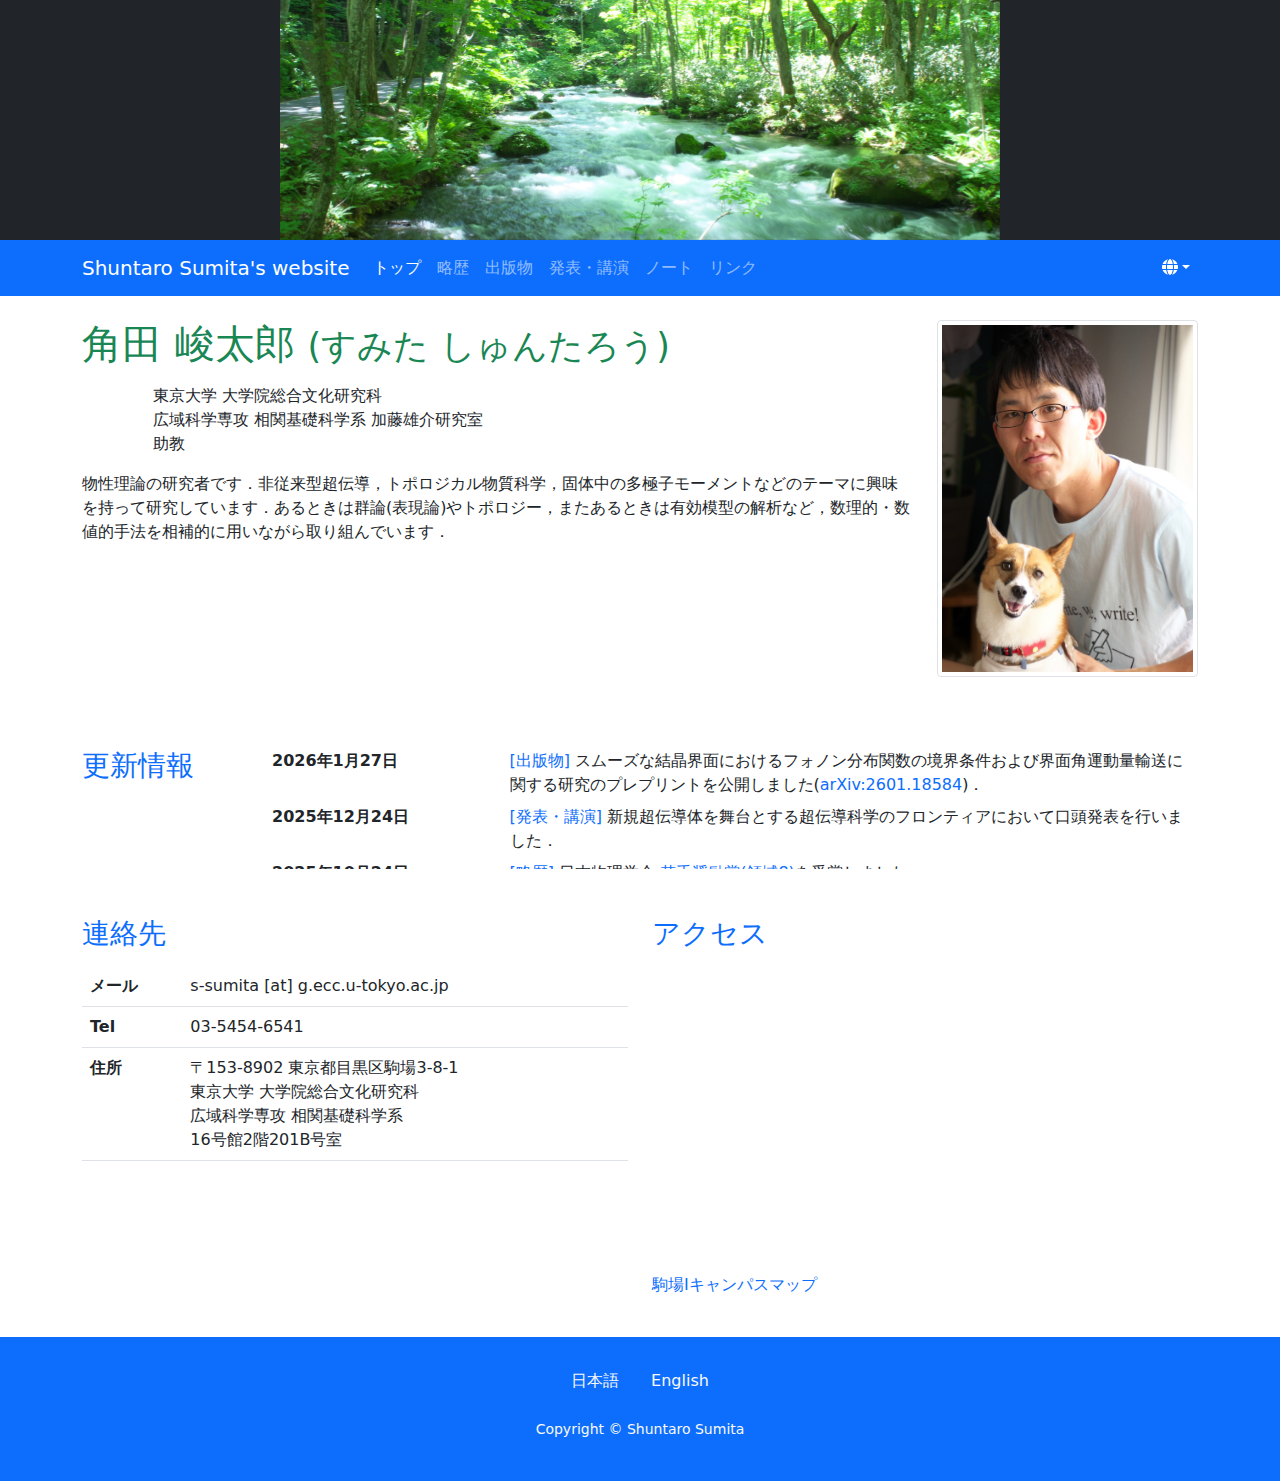
<file: index.html>
<!doctype html><html lang=""><head><meta charset="utf-8"><meta http-equiv="X-UA-Compatible" content="IE=edge"><meta name="viewport" content="width=device-width,initial-scale=1"><link rel="icon" href="favicon.ico"><title>Shuntaro Sumita's website</title><script defer="defer" src="js/chunk-vendors.4556bb38.js"></script><script defer="defer" src="js/index.eb72b41c.js"></script><link href="css/chunk-vendors.cc486695.css" rel="stylesheet"><link href="css/index.c659f7ea.css" rel="stylesheet"></head><body><noscript><strong>We're sorry but Shuntaro Sumita's website doesn't work properly without JavaScript enabled. Please enable it to continue.</strong></noscript><div id="app"></div></body></html>
</file>
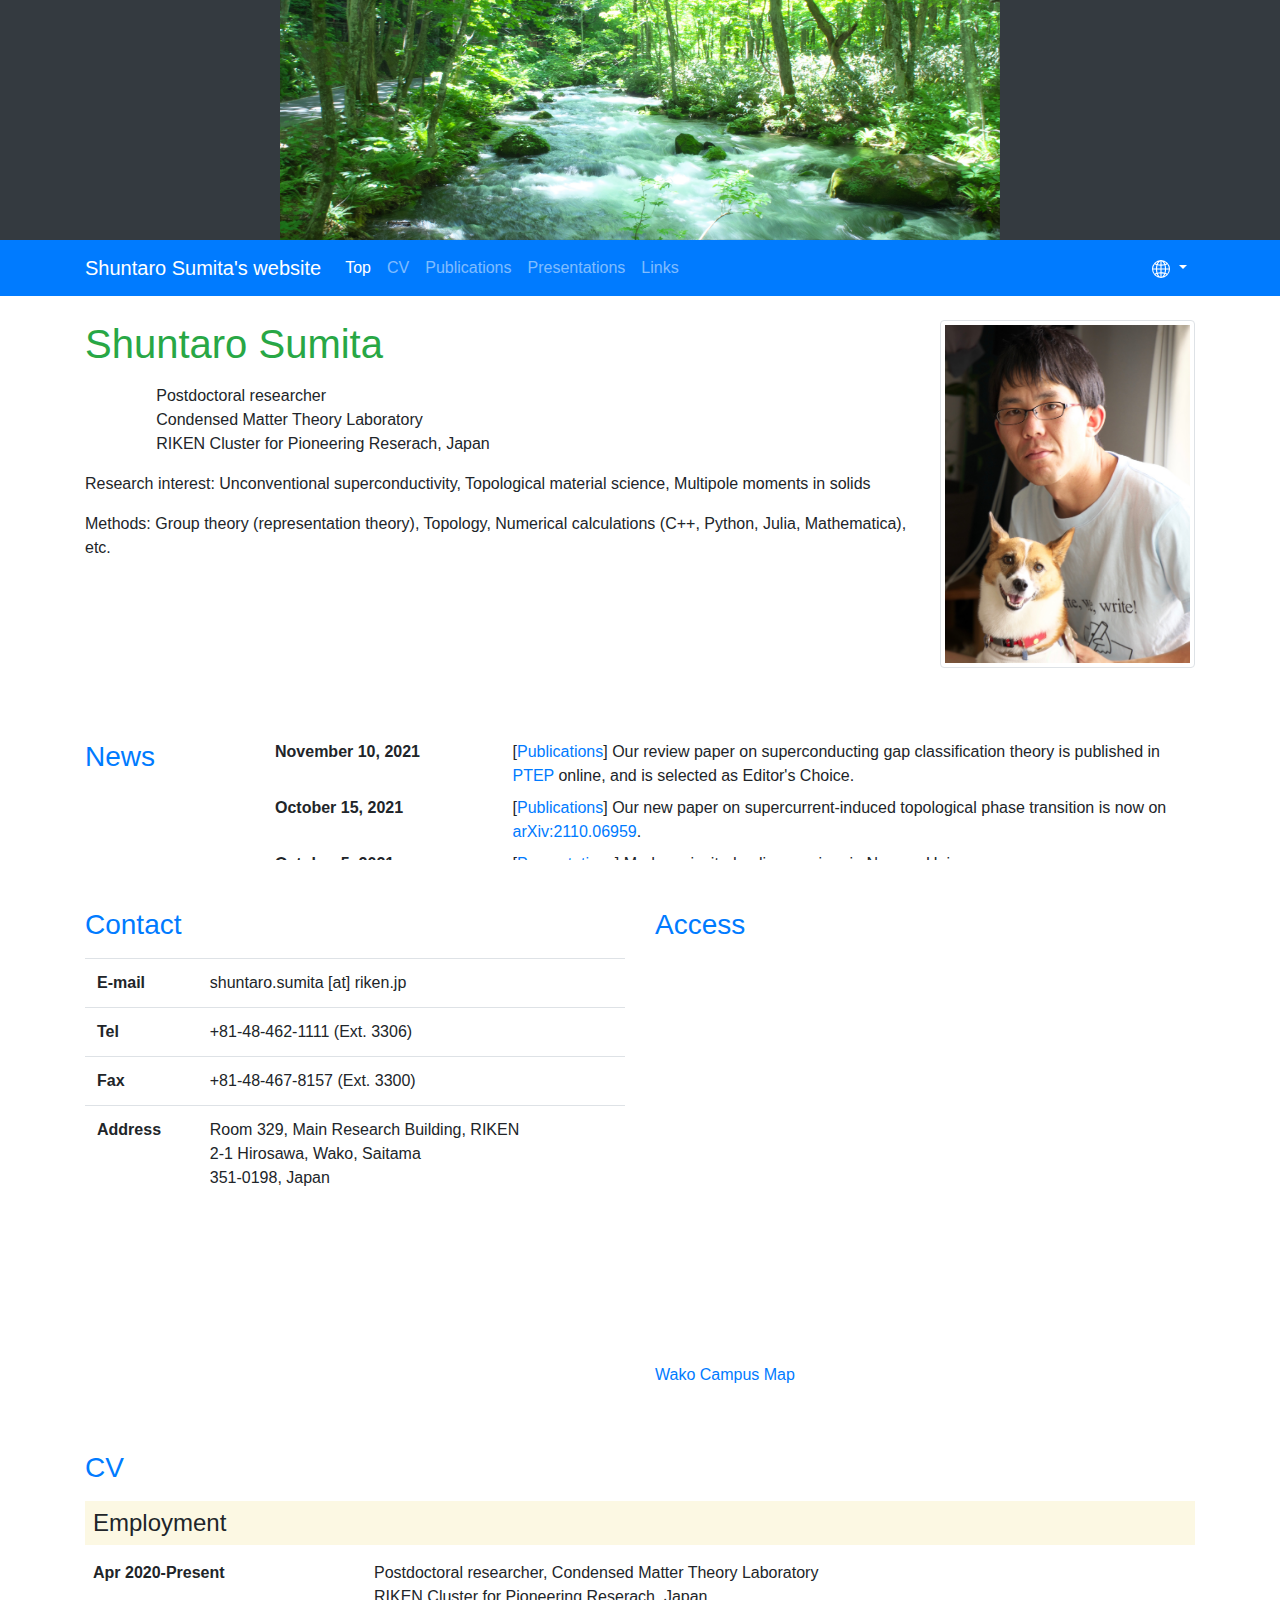
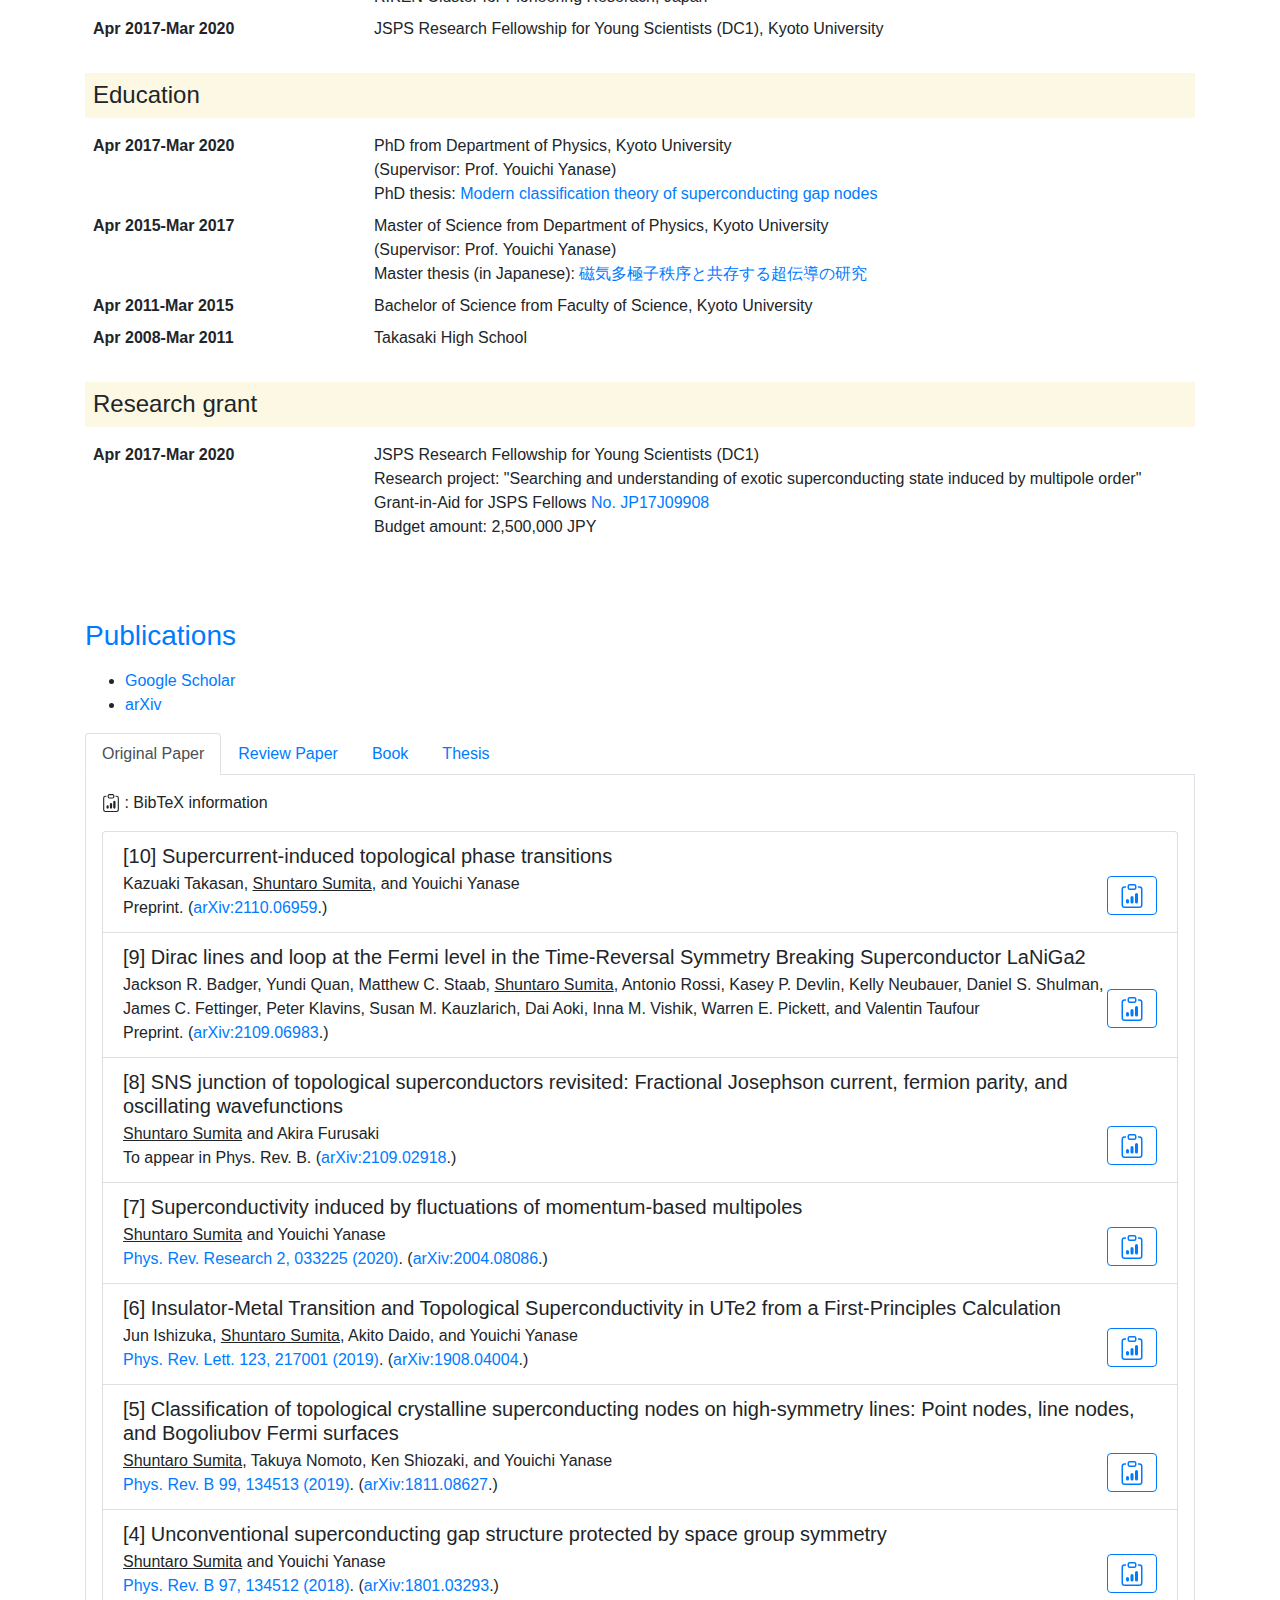
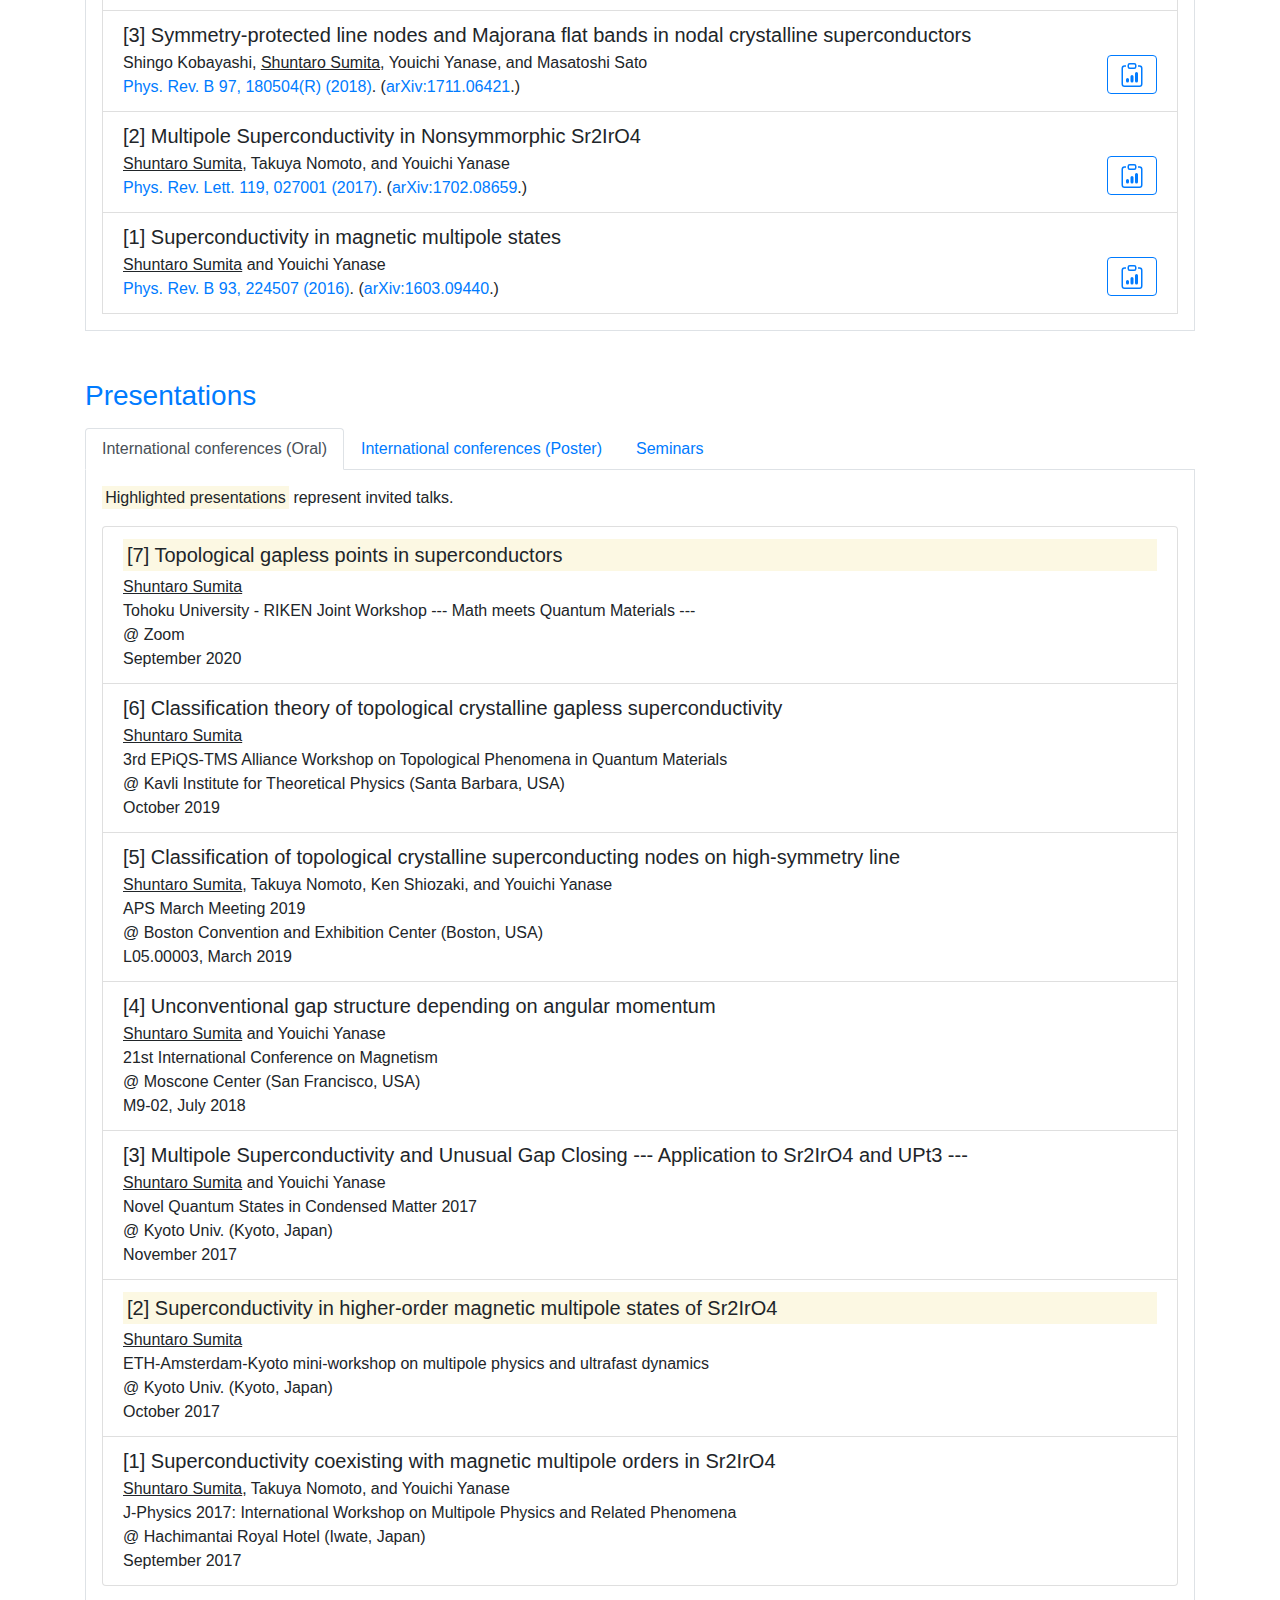
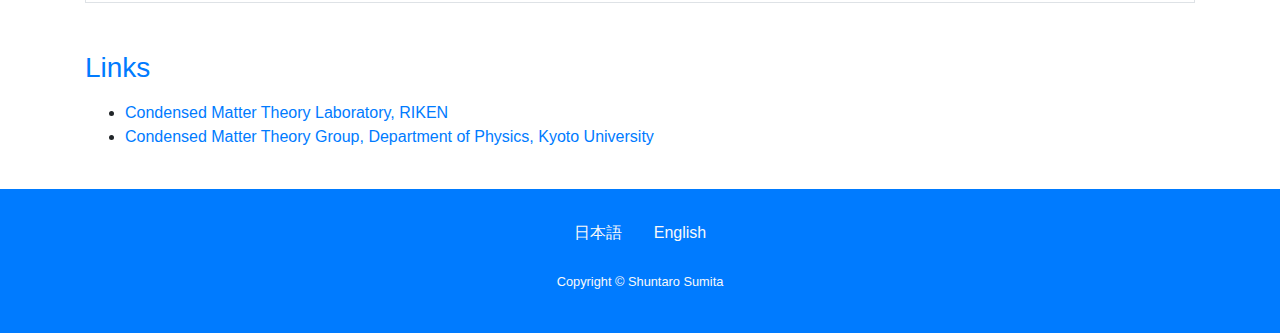
<file: e_index.html>
<!doctype html>
<html lang="ja">
  <head>
    <meta charset="utf-8">
    <meta name="viewport" content="width=device-width, initial-scale=1, shrink-to-fit=no">
    <link rel="stylesheet" href="css/bootstrap.min.css">
    <!-- Custom CSS  -->
    <link rel="stylesheet" href="css/custom.css">
    <title>Shuntaro Sumita's website</title>
  </head>
  <body>

    <svg display="none">
      <symbol id="globe2" viewBox="0 0 16 16">
        <title id="globe2-title">Language</title>
        <path d="M0 8a8 8 0 1 1 16 0A8 8 0 0 1 0 8zm7.5-6.923c-.67.204-1.335.82-1.887 1.855-.143.268-.276.56-.395.872.705.157 1.472.257 2.282.287V1.077zM4.249 3.539c.142-.384.304-.744.481-1.078a6.7 6.7 0 0 1 .597-.933A7.01 7.01 0 0 0 3.051 3.05c.362.184.763.349 1.198.49zM3.509 7.5c.036-1.07.188-2.087.436-3.008a9.124 9.124 0 0 1-1.565-.667A6.964 6.964 0 0 0 1.018 7.5h2.49zm1.4-2.741a12.344 12.344 0 0 0-.4 2.741H7.5V5.091c-.91-.03-1.783-.145-2.591-.332zM8.5 5.09V7.5h2.99a12.342 12.342 0 0 0-.399-2.741c-.808.187-1.681.301-2.591.332zM4.51 8.5c.035.987.176 1.914.399 2.741A13.612 13.612 0 0 1 7.5 10.91V8.5H4.51zm3.99 0v2.409c.91.03 1.783.145 2.591.332.223-.827.364-1.754.4-2.741H8.5zm-3.282 3.696c.12.312.252.604.395.872.552 1.035 1.218 1.65 1.887 1.855V11.91c-.81.03-1.577.13-2.282.287zm.11 2.276a6.696 6.696 0 0 1-.598-.933 8.853 8.853 0 0 1-.481-1.079 8.38 8.38 0 0 0-1.198.49 7.01 7.01 0 0 0 2.276 1.522zm-1.383-2.964A13.36 13.36 0 0 1 3.508 8.5h-2.49a6.963 6.963 0 0 0 1.362 3.675c.47-.258.995-.482 1.565-.667zm6.728 2.964a7.009 7.009 0 0 0 2.275-1.521 8.376 8.376 0 0 0-1.197-.49 8.853 8.853 0 0 1-.481 1.078 6.688 6.688 0 0 1-.597.933zM8.5 11.909v3.014c.67-.204 1.335-.82 1.887-1.855.143-.268.276-.56.395-.872A12.63 12.63 0 0 0 8.5 11.91zm3.555-.401c.57.185 1.095.409 1.565.667A6.963 6.963 0 0 0 14.982 8.5h-2.49a13.36 13.36 0 0 1-.437 3.008zM14.982 7.5a6.963 6.963 0 0 0-1.362-3.675c-.47.258-.995.482-1.565.667.248.92.4 1.938.437 3.008h2.49zM11.27 2.461c.177.334.339.694.482 1.078a8.368 8.368 0 0 0 1.196-.49 7.01 7.01 0 0 0-2.275-1.52c.218.283.418.597.597.932zm-.488 1.343a7.765 7.765 0 0 0-.395-.872C9.835 1.897 9.17 1.282 8.5 1.077V4.09c.81-.03 1.577-.13 2.282-.287z"/>
      </symbol>
      <symbol id="clipboard-data" viewBox="0 0 16 16">
        <title id="clipboard-data-title">BibTeX</title>
        <path fill-rule="evenodd" d="M4 1.5H3a2 2 0 0 0-2 2V14a2 2 0 0 0 2 2h10a2 2 0 0 0 2-2V3.5a2 2 0 0 0-2-2h-1v1h1a1 1 0 0 1 1 1V14a1 1 0 0 1-1 1H3a1 1 0 0 1-1-1V3.5a1 1 0 0 1 1-1h1v-1z"/>
        <path fill-rule="evenodd" d="M9.5 1h-3a.5.5 0 0 0-.5.5v1a.5.5 0 0 0 .5.5h3a.5.5 0 0 0 .5-.5v-1a.5.5 0 0 0-.5-.5zm-3-1A1.5 1.5 0 0 0 5 1.5v1A1.5 1.5 0 0 0 6.5 4h3A1.5 1.5 0 0 0 11 2.5v-1A1.5 1.5 0 0 0 9.5 0h-3z"/>
        <path d="M4 11a1 1 0 1 1 2 0v1a1 1 0 1 1-2 0v-1zm6-4a1 1 0 1 1 2 0v5a1 1 0 1 1-2 0V7zM7 9a1 1 0 0 1 2 0v3a1 1 0 1 1-2 0V9z"/>
      </symbol>
      <symbol id="journal-text" viewBox="0 0 16 16">
        <title id="journal-text-title">Comment</title>
        <path d="M4 1h8a2 2 0 0 1 2 2v10a2 2 0 0 1-2 2H4a2 2 0 0 1-2-2h1a1 1 0 0 0 1 1h8a1 1 0 0 0 1-1V3a1 1 0 0 0-1-1H4a1 1 0 0 0-1 1H2a2 2 0 0 1 2-2z"/>
        <path d="M2 5v-.5a.5.5 0 0 1 1 0V5h.5a.5.5 0 0 1 0 1h-2a.5.5 0 0 1 0-1H2zm0 3v-.5a.5.5 0 0 1 1 0V8h.5a.5.5 0 0 1 0 1h-2a.5.5 0 0 1 0-1H2zm0 3v-.5a.5.5 0 0 1 1 0v.5h.5a.5.5 0 0 1 0 1h-2a.5.5 0 0 1 0-1H2z"/>
        <path fill-rule="evenodd" d="M5 10.5a.5.5 0 0 1 .5-.5h2a.5.5 0 0 1 0 1h-2a.5.5 0 0 1-.5-.5zm0-2a.5.5 0 0 1 .5-.5h5a.5.5 0 0 1 0 1h-5a.5.5 0 0 1-.5-.5zm0-2a.5.5 0 0 1 .5-.5h5a.5.5 0 0 1 0 1h-5a.5.5 0 0 1-.5-.5zm0-2a.5.5 0 0 1 .5-.5h5a.5.5 0 0 1 0 1h-5a.5.5 0 0 1-.5-.5z"/>
      </symbol>
    </svg>

    <!-- Header -->
    <header class="bg-dark">
      <div class="custom-container-md text-center p-0">
        <!-- Carousel-outer -->
        <div id="header" class="carousel slide carousel-fade" data-ride="carousel">
          <!-- Carousel-inner -->
          <div class="carousel-inner">
            <!-- Slide1 -->
            <div class="carousel-item active">
              <img class="img-fluid" src="img/header_01.jpg" alt="Oirase in Aomori">
            </div>
            <!-- /Slide1 -->
            <!-- Slide2 -->
            <div class="carousel-item">
              <img class="img-fluid" src="img/header_02.jpg" alt="From St. Pierre Cathedral in Geneva, Switzerland">
            </div>
            <!-- /Slide2 -->
            <!-- Slide3 -->
            <div class="carousel-item">
              <img class="img-fluid" src="img/header_03.jpg" alt="Night view around Rhone River in Geneva, Switzerland">
            </div>
            <!-- /Slide3 -->
          </div>
          <!-- /Carousel-inner -->
        </div>
        <!-- /Carousel-outer -->
      </div>
    </header>
    <!-- /Header -->

    <!-- Navigation bar -->
    <nav class="navbar navbar-expand-md navbar-dark bg-primary sticky-top">
      <div class="container">
        <!-- Subcomponents -->
        <!-- Brand -->
        <a class="navbar-brand" href="index.html">Shuntaro Sumita's website</a>
        <!-- Switching button -->
        <button class="navbar-toggler" type="button" data-toggle="collapse" data-target="#navbar-content" aria-controls="navbar-content" aria-expanded="false" aria-label="Toggle navigation">
          <span class="navbar-toggler-icon"></span>
        </button>
        <!-- Navigation -->
        <div class="collapse navbar-collapse" id="navbar-content">
          <!-- Navigation menu -->
          <!-- Left menu: links to contents -->
          <ul class="navbar-nav mr-auto">
            <li class="nav-item active">
              <a class="nav-link" href="#">Top <span class="sr-only">(current)</span></a>
            </li>
            <li class="nav-item">
              <a class="nav-link" href="#cv">CV</a>
            </li>
            <li class="nav-item">
              <a class="nav-link" href="#publications">Publications</a>
            </li>
            <li class="nav-item">
              <a class="nav-link" href="#presentations">Presentations</a>
            </li>
            <li class="nav-item">
              <a class="nav-link" href="#links">Links</a>
            </li>
          </ul>
          <!-- Right menu: language -->
          <ul class="navbar-nav">
            <li class="nav-item active dropdown">
              <a class="nav-link dropdown-toggle" href="#" id="languageDropdown" role="button" data-toggle="dropdown" aria-haspopup="true" aria-expanded="false">
                <svg class="bi bi-globe2" width="18" height="18" fill="currentColor" xmlns="http://www.w3.org/2000/svg" aria-labelledby="globe2-title">
                  <use xmlns:xlink="http://www.w3.org/1999/xlink" xlink:href="#globe2" />
                </svg>
              </a>
              <div class="dropdown-menu" aria-labelledby="languageDropdown">
                <a class="dropdown-item" href="index.html">日本語</a>
                <a class="dropdown-item" href="e_index.html">English</a>
              </div>
            </li>
          </ul>
          <!-- /Navigation menu -->
        </div>
        <!-- /Subcomponents -->
      </div>
    </nav>
    <!-- /Navigation bar -->

    <!-- Main -->
    <main>

      <!-- About -->
      <div class="py-4">
        <div class="container">
          <div class="row mb-4">
            <div class="col-12 col-md-9">
              <div class="row">
                <div class="col">
                  <h1 class="mb-3 text-success">Shuntaro Sumita</h1>
                </div>
                <div class="w-100 d-block"></div>
                <div class="col-1"></div>
                <div class="col-11 mb-3">
                  <p class="mb-0">Postdoctoral researcher</p>
                  <p class="mb-0">Condensed Matter Theory Laboratory</p>
                  <p class="mb-0">RIKEN Cluster for Pioneering Reserach, Japan</p>
                </div>
                <div class="col-12">
                  <p>Research interest: Unconventional superconductivity, Topological material science, Multipole moments in solids</p>
                  <p>Methods: Group theory (representation theory), Topology, Numerical calculations (C++, Python, Julia, Mathematica), etc.</p>
                </div>
              </div>
            </div>
            <div class="col-6 col-md-3">
              <img src="img/profile.jpg" alt="profile" class="img-thumbnail">
            </div>
          </div>
        </div>
      </div>
      <!-- /About -->

      <!-- News -->
      <div class="py-4">
        <div class="container">
          <div class="row">
            <div class="col-md-2">
              <h3 class="text-primary">News</h3>
            </div>
            <div class="col-md-10 overflow-auto" style="height:120px;">
              <dl class="row">
                <dt class="col-md-3">November 10, 2021</dt>
                <dd class="col-md-9">[<a href="#publications">Publications</a>] Our review paper on superconducting gap classification theory is published in <a href="https://doi.org/10.1093/ptep/ptab124" target="_blank">PTEP</a> online, and is selected as Editor's Choice.</dd>
                <dt class="col-md-3">October 15, 2021</dt>
                <dd class="col-md-9">[<a href="#publications">Publications</a>] Our new paper on supercurrent-induced topological phase transition is now on <a href="https://arxiv.org/abs/2110.06959" target="_blank">arXiv:2110.06959</a>.</dd>
                <dt class="col-md-3">October 5, 2021</dt>
                <dd class="col-md-9">[<a href="#presentations">Presentations</a>] Made an invited online seminar in Nagoya Univ.</dd>
                <dt class="col-md-3">September 16, 2021</dt>
                <dd class="col-md-9">[<a href="#publications">Publications</a>] Our new paper on LaNiGa2 is now on <a href="https://arxiv.org/abs/2109.06983" target="_blank">arXiv:2109.06983</a>.</dd>
                <dt class="col-md-3">September 8, 2021</dt>
                <dd class="col-md-9">[<a href="#publications">Publications</a>] Our new paper on topological SNS junctions is now on <a href="https://arxiv.org/abs/2109.02918" target="_blank">arXiv:2109.02918</a>.</dd>
                <dt class="col-md-3">July 14, 2021</dt>
                <dd class="col-md-9">[<a href="#publications">Publications</a>] Our new review paper on superconducting gap classification theory is now on <a href="https://arxiv.org/abs/2107.05801" target="_blank">arXiv:2107.05801</a>.</dd>
                <dt class="col-md-3">January 22, 2021</dt>
                <dd class="col-md-9">[<a href="#presentations">Presentations</a>] Made an invited online seminar in UC Davis.</dd>
                <dt class="col-md-3">December 17, 2020</dt>
                <dd class="col-md-9">[<a href="#publications">Publications</a>] My PhD Thesis has been published as the series "Springer Theses".</dd>
                <dt class="col-md-3">September 30, 2020</dt>
                <dd class="col-md-9">[<a href="#presentations">Presentations</a>] Made an invited presentation in Tohoku University - RIKEN Joint Workshop --- Math meets Quantum Materials ---.</dd>
                <dt class="col-md-3">August 12, 2020</dt>
                <dd class="col-md-9">[<a href="#publications">Publications</a>] Our paper "Superconductivity induced by fluctuations of momentum-based multipoles" is published in <a href="https://journals.aps.org/prresearch/abstract/10.1103/PhysRevResearch.2.033225" target="_blank">Phys. Rev. Research</a>.</dd>
                <dt class="col-md-3">July 21, 2020</dt>
                <dd class="col-md-9">[<a href="#publications">Publications</a>] Our paper "Superconductivity induced by fluctuations of momentum-based multipoles" is accepted in Phys. Rev. Research.</dd>
                <dt class="col-md-3">May 7, 2020</dt>
                <dd class="col-md-9">The new website is open.</dd>
              </dl>
            </div>
          </div>
        </div>
      </div>
      <!-- /News -->

      <!-- Contact -->
      <div class="py-4">
        <div class="container">
          <div class="row">
            <!-- Left side -->
            <div class="col-md-6">
              <h3 class="mb-3 text-primary">Contact</h3>
              <table class="table table-hover">
                <tbody>
                  <tr>
                    <th>E-mail</th>
                    <td>shuntaro.sumita [at] riken.jp</td>
                  </tr>
                  <tr>
                    <th>Tel</th>
                    <td>+81-48-462-1111 (Ext. 3306)</td>
                  </tr>
                  <tr>
                    <th>Fax</th>
                    <td>+81-48-467-8157 (Ext. 3300)</td>
                  </tr>
                  <tr>
                    <th>Address</th>
                    <td>Room 329, Main Research Building, RIKEN<br/>
                      2-1 Hirosawa, Wako, Saitama<br/>
                      351-0198, Japan
                    </td>
                  </tr>
                </tbody>
              </table>
            </div>
            <!-- /Left side -->
            <!-- Right side -->
            <div class="col-md-6">
              <h3 class="mb-3 text-primary">Access</h3>
              <!-- Access map -->
              <div class="embed-responsive embed-responsive-4by3">
                <iframe src="https://www.google.com/maps/embed?pb=!1m18!1m12!1m3!1d7540.149159365397!2d139.60990523509622!3d35.77893159142565!2m3!1f0!2f0!3f0!3m2!1i1024!2i768!4f13.1!3m3!1m2!1s0x6018ebfd55ba620d%3A0xc0e85ee61939d400!2z54m55a6a5Zu956uL56CU56m26ZaL55m65rOV5Lq6IOeQhuWMluWtpueglOeptuaJgA!5e0!3m2!1sja!2sjp!4v1588751398578!5m2!1sja!2sjp" width="400" height="300" frameborder="0" style="border:0;" allowfullscreen="" aria-hidden="false" tabindex="0"></iframe>
              </div>
              <!-- /Access map -->
              <p><a href="https://www.riken.jp/en/access/wako-map/#h2Anchor3" target="_blank">Wako Campus Map</a></p>
            </div>
            <!-- /Right side -->
          </div>
        </div>
      </div>
      <!-- /Contact -->

      <!-- CV -->
      <div class="py-4">
        <section id="cv">
          <div class="container">
            <h3 class="mb-3 text-primary">CV</h3>
            <h4 class="mark p-2">Employment</h4>
            <dl class="row p-2">
              <dt class="col-md-3">Apr 2020-Present</dt>
              <dd class="col-md-9">
                Postdoctoral researcher, Condensed Matter Theory Laboratory<br/>
                RIKEN Cluster for Pioneering Reserach, Japan
              </dd>
              <dt class="col-md-3">Apr 2017-Mar 2020</dt>
              <dd class="col-md-9">
                JSPS Research Fellowship for Young Scientists (DC1), Kyoto University
              </dd>
            </dl>
            <h4 class="mark p-2">Education</h4>
            <dl class="row p-2">
              <dt class="col-md-3">Apr 2017-Mar 2020</dt>
              <dd class="col-md-9">
                PhD from Department of Physics, Kyoto University<br/>
                (Supervisor: Prof. Youichi Yanase)<br/>
                PhD thesis: <a href="doc/publications/thesis/phd_thesis.pdf" target="_blank">Modern classification theory of superconducting gap nodes</a>
              </dd>
              <dt class="col-md-3">Apr 2015-Mar 2017</dt>
              <dd class="col-md-9">
                Master of Science from Department of Physics, Kyoto University<br/>
                (Supervisor: Prof. Youichi Yanase)<br/>
                Master thesis (in Japanese): <a href="doc/publications/thesis/ms_thesis.pdf" target="_blank">磁気多極子秩序と共存する超伝導の研究</a>
              </dd>
              <dt class="col-md-3">Apr 2011-Mar 2015</dt>
              <dd class="col-md-9">
                Bachelor of Science from Faculty of Science, Kyoto University
              </dd>
              <dt class="col-md-3">Apr 2008-Mar 2011</dt>
              <dd class="col-md-9">
                Takasaki High School
              </dd>
            </dl>
            <h4 class="mark p-2">Research grant</h4>
            <dl class="row p-2">
              <dt class="col-md-3">Apr 2017-Mar 2020</dt>
              <dd class="col-md-9">
                JSPS Research Fellowship for Young Scientists (DC1)<br/>
                Research project: "Searching and understanding of exotic superconducting state induced by multipole order"<br/>
                Grant-in-Aid for JSPS Fellows <a href="https://kaken.nii.ac.jp/en/grant/KAKENHI-PROJECT-17J09908/" target="_blank">No. JP17J09908</a><br/>
                Budget amount: 2,500,000 JPY
              </dd>
            </dl>
          </div>
        </section>
      </div>
      <!-- /CV -->

      <!-- Publications -->
      <div class="py-4">
        <section id="publications">
          <div class="container">
            <h3 class="mb-3 text-primary">Publications</h3>
            <ul>
              <li><a href="http://scholar.google.co.jp/citations?user=I2zX3HAAAAAJ" target="_blank">Google Scholar</a></li>
              <li><a href="https://arxiv.org/search/cond-mat?searchtype=author&query=Sumita%2C+Shuntaro" target="_blank">arXiv</a></li>
            </ul>
            <!-- Tab navigation -->
            <div class="nav nav-tabs" id="tab-pub" role="tablist">
              <a class="nav-item nav-link active" id="tab-pub-paper" data-toggle="tab" href="#panel-pub-paper" role="tab" aria-controls="panel-pub-paper" aria-selected="true">Original Paper</a>
              <a class="nav-item nav-link" id="tab-pub-review" data-toggle="tab" href="#panel-pub-review" role="tab" aria-controls="panel-pub-review" aria-selected="true">Review Paper</a>
              <a class="nav-item nav-link" id="tab-pub-book" data-toggle="tab" href="#panel-pub-book" role="tab" aria-controls="panel-pub-book" aria-selected="false">Book</a>
              <a class="nav-item nav-link" id="tab-pub-thesis" data-toggle="tab" href="#panel-pub-thesis" role="tab" aria-controls="panel-pub-thesis" aria-selected="false">Thesis</a>
            </div>
            <!-- /Tab navigation -->
            <!-- Panels -->
            <div class="tab-content" id="panel-pub">
              <!-- Panel 01 -->
              <div class="tab-pane fade show active border border-top-0" id="panel-pub-paper" role="tabpanel" aria-labelledby="tab-pub-paper">
                <div class="container p-3">
                  <p>
                    <svg class="bi bi-clipboard-data" width="18" height="18" fill="currentColor" xmlns="http://www.w3.org/2000/svg" aria-labelledby="clipboard-data-title">
                      <use xmlns:xlink="http://www.w3.org/1999/xlink" xlink:href="#clipboard-data" />
                    </svg>
                    : BibTeX information
                  </p>
                  <div class="list-group">
                    <!-- Paper 10 -->
                    <div class="list-group-item">
                      <h5 class="mb-1">[10] Supercurrent-induced topological phase transitions</h5>
                      <div class="d-flex justify-content-between align-items-center">
                        <div>
                          <p class="mb-0">Kazuaki Takasan, <u>Shuntaro Sumita</u>, and Youichi Yanase</p>
                          <p class="mb-0">Preprint. (<a href="https://arxiv.org/abs/2110.06959" target="_blank">arXiv:2110.06959</a>.)</p>
                        </div>
                        <div class="btn-group btn-group-toggle">
                          <button type="button" class="btn btn-outline-primary" data-toggle="modal" data-target="#pub-paper-010-bib">
                            <svg class="bi bi-clipboard-data" width="24" height="24" fill="currentColor" xmlns="http://www.w3.org/2000/svg" aria-labelledby="clipboard-data-title">
                              <use xmlns:xlink="http://www.w3.org/1999/xlink" xlink:href="#clipboard-data" />
                            </svg>
                          </button>
                        </div>
                      </div>
                    </div>

                    <!-- Paper 9 -->
                    <div class="list-group-item">
                      <h5 class="mb-1">[9] Dirac lines and loop at the Fermi level in the Time-Reversal Symmetry Breaking Superconductor LaNiGa2</h5>
                      <div class="d-flex justify-content-between align-items-center">
                        <div>
                          <p class="mb-0">Jackson R. Badger, Yundi Quan, Matthew C. Staab, <u>Shuntaro Sumita</u>, Antonio Rossi, Kasey P. Devlin, Kelly Neubauer, Daniel S. Shulman, James C. Fettinger, Peter Klavins, Susan M. Kauzlarich, Dai Aoki, Inna M. Vishik, Warren E. Pickett, and Valentin Taufour</p>
                          <p class="mb-0">Preprint. (<a href="https://arxiv.org/abs/2109.06983" target="_blank">arXiv:2109.06983</a>.)</p>
                        </div>
                        <div class="btn-group btn-group-toggle">
                          <button type="button" class="btn btn-outline-primary" data-toggle="modal" data-target="#pub-paper-009-bib">
                            <svg class="bi bi-clipboard-data" width="24" height="24" fill="currentColor" xmlns="http://www.w3.org/2000/svg" aria-labelledby="clipboard-data-title">
                              <use xmlns:xlink="http://www.w3.org/1999/xlink" xlink:href="#clipboard-data" />
                            </svg>
                          </button>
                        </div>
                      </div>
                    </div>

                    <!-- Paper 8 -->
                    <div class="list-group-item">
                      <h5 class="mb-1">[8] SNS junction of topological superconductors revisited: Fractional Josephson current, fermion parity, and oscillating wavefunctions</h5>
                      <div class="d-flex justify-content-between align-items-center">
                        <div>
                          <p class="mb-0"><u>Shuntaro Sumita</u> and Akira Furusaki</p>
                          <p class="mb-0">To appear in Phys. Rev. B. (<a href="https://arxiv.org/abs/2109.02918" target="_blank">arXiv:2109.02918</a>.)</p>
                        </div>
                        <div class="btn-group btn-group-toggle">
                          <button type="button" class="btn btn-outline-primary" data-toggle="modal" data-target="#pub-paper-008-bib">
                            <svg class="bi bi-clipboard-data" width="24" height="24" fill="currentColor" xmlns="http://www.w3.org/2000/svg" aria-labelledby="clipboard-data-title">
                              <use xmlns:xlink="http://www.w3.org/1999/xlink" xlink:href="#clipboard-data" />
                            </svg>
                          </button>
                        </div>
                      </div>
                    </div>

                    <!-- Paper 7 -->
                    <div class="list-group-item">
                      <h5 class="mb-1">[7] Superconductivity induced by fluctuations of momentum-based multipoles</h5>
                      <div class="d-flex justify-content-between align-items-center">
                        <div>
                          <p class="mb-0"><u>Shuntaro Sumita</u> and Youichi Yanase</p>
                          <p class="mb-0"><a href="https://journals.aps.org/prresearch/abstract/10.1103/PhysRevResearch.2.033225" target="_blank">Phys. Rev. Research 2, 033225 (2020)</a>. (<a href="https://arxiv.org/abs/2004.08086" target="_blank">arXiv:2004.08086</a>.)</p>
                        </div>
                        <button type="button" class="btn btn-outline-primary" data-toggle="modal" data-target="#pub-paper-007-bib">
                          <svg class="bi bi-clipboard-data" width="24" height="24" fill="currentColor" xmlns="http://www.w3.org/2000/svg" aria-labelledby="clipboard-data-title">
                            <use xmlns:xlink="http://www.w3.org/1999/xlink" xlink:href="#clipboard-data" />
                          </svg>
                        </button>
                      </div>
                    </div>

                    <!-- Paper 6 -->
                    <div class="list-group-item">
                      <h5 class="mb-1">[6] Insulator-Metal Transition and Topological Superconductivity in UTe2 from a First-Principles Calculation</h5>
                      <div class="d-flex justify-content-between align-items-center">
                        <div>
                          <p class="mb-0">Jun Ishizuka, <u>Shuntaro Sumita</u>, Akito Daido, and Youichi Yanase</p>
                          <p class="mb-0"><a href="https://journals.aps.org/prl/abstract/10.1103/PhysRevLett.123.217001" target="_blank">Phys. Rev. Lett. 123, 217001 (2019)</a>. (<a href="https://arxiv.org/abs/1908.04004" target="_blank">arXiv:1908.04004</a>.)</p>
                        </div>
                        <button type="button" class="btn btn-outline-primary" data-toggle="modal" data-target="#pub-paper-006-bib">
                          <svg class="bi bi-clipboard-data" width="24" height="24" fill="currentColor" xmlns="http://www.w3.org/2000/svg" aria-labelledby="clipboard-data-title">
                            <use xmlns:xlink="http://www.w3.org/1999/xlink" xlink:href="#clipboard-data" />
                          </svg>
                        </button>
                      </div>
                    </div>

                    <!-- Paper 5 -->
                    <div class="list-group-item">
                      <h5 class="mb-1">[5] Classification of topological crystalline superconducting nodes on high-symmetry lines: Point nodes, line nodes, and Bogoliubov Fermi surfaces</h5>
                      <div class="d-flex justify-content-between align-items-center">
                        <div>
                          <p class="mb-0"><u>Shuntaro Sumita</u>, Takuya Nomoto, Ken Shiozaki, and Youichi Yanase</p>
                          <p class="mb-0"><a href="https://journals.aps.org/prb/abstract/10.1103/PhysRevB.99.134513" target="_blank">Phys. Rev. B 99, 134513 (2019)</a>. (<a href="https://arxiv.org/abs/1811.08627" target="_blank">arXiv:1811.08627</a>.)</p>
                        </div>
                        <button type="button" class="btn btn-outline-primary" data-toggle="modal" data-target="#pub-paper-005-bib">
                          <svg class="bi bi-clipboard-data" width="24" height="24" fill="currentColor" xmlns="http://www.w3.org/2000/svg" aria-labelledby="clipboard-data-title">
                            <use xmlns:xlink="http://www.w3.org/1999/xlink" xlink:href="#clipboard-data" />
                          </svg>
                        </button>
                      </div>
                    </div>

                    <!-- Paper 4 -->
                    <div class="list-group-item">
                      <h5 class="mb-1">[4] Unconventional superconducting gap structure protected by space group symmetry</h5>
                      <div class="d-flex justify-content-between align-items-center">
                        <div>
                          <p class="mb-0"><u>Shuntaro Sumita</u> and Youichi Yanase</p>
                          <p class="mb-0"><a href="https://journals.aps.org/prb/abstract/10.1103/PhysRevB.97.134512" target="_blank">Phys. Rev. B 97, 134512 (2018)</a>. (<a href="https://arxiv.org/abs/1801.03293" target="_blank">arXiv:1801.03293</a>.)</p>
                        </div>
                        <button type="button" class="btn btn-outline-primary" data-toggle="modal" data-target="#pub-paper-004-bib">
                          <svg class="bi bi-clipboard-data" width="24" height="24" fill="currentColor" xmlns="http://www.w3.org/2000/svg" aria-labelledby="clipboard-data-title">
                            <use xmlns:xlink="http://www.w3.org/1999/xlink" xlink:href="#clipboard-data" />
                          </svg>
                        </button>
                      </div>
                    </div>

                    <!-- Paper 3 -->
                    <div class="list-group-item">
                      <h5 class="mb-1">[3] Symmetry-protected line nodes and Majorana flat bands in nodal crystalline superconductors</h5>
                      <div class="d-flex justify-content-between align-items-center">
                        <div>
                          <p class="mb-0">Shingo Kobayashi, <u>Shuntaro Sumita</u>, Youichi Yanase, and Masatoshi Sato</p>
                          <p class="mb-0"><a href="https://journals.aps.org/prb/abstract/10.1103/PhysRevB.97.180504" target="_blank">Phys. Rev. B 97, 180504(R) (2018)</a>. (<a href="https://arxiv.org/abs/1711.06421" target="_blank">arXiv:1711.06421</a>.)</p>
                        </div>
                        <button type="button" class="btn btn-outline-primary" data-toggle="modal" data-target="#pub-paper-003-bib">
                          <svg class="bi bi-clipboard-data" width="24" height="24" fill="currentColor" xmlns="http://www.w3.org/2000/svg" aria-labelledby="clipboard-data-title">
                            <use xmlns:xlink="http://www.w3.org/1999/xlink" xlink:href="#clipboard-data" />
                          </svg>
                        </button>
                      </div>
                    </div>

                    <!-- Paper 2 -->
                    <div class="list-group-item">
                      <h5 class="mb-1">[2] Multipole Superconductivity in Nonsymmorphic Sr2IrO4</h5>
                      <div class="d-flex justify-content-between align-items-center">
                        <div>
                          <p class="mb-0"><u>Shuntaro Sumita</u>, Takuya Nomoto, and Youichi Yanase</p>
                          <p class="mb-0"><a href="https://journals.aps.org/prl/abstract/10.1103/PhysRevLett.119.027001" target="_blank">Phys. Rev. Lett. 119, 027001 (2017)</a>. (<a href="https://arxiv.org/abs/1702.08659" target="_blank">arXiv:1702.08659</a>.)</p>
                        </div>
                        <button type="button" class="btn btn-outline-primary" data-toggle="modal" data-target="#pub-paper-002-bib">
                          <svg class="bi bi-clipboard-data" width="24" height="24" fill="currentColor" xmlns="http://www.w3.org/2000/svg" aria-labelledby="clipboard-data-title">
                            <use xmlns:xlink="http://www.w3.org/1999/xlink" xlink:href="#clipboard-data" />
                          </svg>
                        </button>
                      </div>
                    </div>

                    <!-- Paper 1 -->
                    <div class="list-group-item">
                      <h5 class="mb-1">[1] Superconductivity in magnetic multipole states</h5>
                      <div class="d-flex justify-content-between align-items-center">
                        <div>
                          <p class="mb-0"><u>Shuntaro Sumita</u> and Youichi Yanase</p>
                          <p class="mb-0"><a href="https://journals.aps.org/prb/abstract/10.1103/PhysRevB.93.224507" target="_blank">Phys. Rev. B 93, 224507 (2016)</a>. (<a href="https://arxiv.org/abs/1603.09440" target="_blank">arXiv:1603.09440</a>.)</p>
                        </div>
                        <button type="button" class="btn btn-outline-primary" data-toggle="modal" data-target="#pub-paper-001-bib">
                          <svg class="bi bi-clipboard-data" width="24" height="24" fill="currentColor" xmlns="http://www.w3.org/2000/svg" aria-labelledby="clipboard-data-title">
                            <use xmlns:xlink="http://www.w3.org/1999/xlink" xlink:href="#clipboard-data" />
                          </svg>
                        </button>
                      </div>
                    </div>

                    <!-- BibTeX information -->
                    <div class="modal fade" id="pub-paper-010-bib" tabindex="-1" aria-labelledby="pub-paper-010-bib-label" aria-hidden="true">
                      <div class="modal-dialog modal-lg">
                        <div class="modal-content">
                          <div class="modal-header">
                            <h5 class="modal-title" id="pub-paper-010-bib-label">Get BibTeX</h5>
                            <button type="button" class="close" data-dismiss="modal" aria-label="Close">
                              <span aria-hidden="true">&times;</span>
                            </button>
                          </div>
                          <div class="modal-body">
                            <textarea class="form-control form-control-sm" rows="15" readonly>
@misc{arXiv.2110.06959,
      title={Supercurrent-induced topological phase transitions}, 
      author={Kazuaki Takasan and Shuntaro Sumita and Youichi Yanase},
      year={2021},
      eprint={2110.06959},
      archivePrefix={arXiv},
      primaryClass={cond-mat.supr-con}
}</textarea>
                          </div>
                          <div class="modal-footer">
                            <button type="button" class="btn btn-secondary" data-dismiss="modal">Close</button>
                          </div>
                        </div>
                      </div>
                    </div>

                    <div class="modal fade" id="pub-paper-009-bib" tabindex="-1" aria-labelledby="pub-paper-009-bib-label" aria-hidden="true">
                      <div class="modal-dialog modal-lg">
                        <div class="modal-content">
                          <div class="modal-header">
                            <h5 class="modal-title" id="pub-paper-009-bib-label">Get BibTeX</h5>
                            <button type="button" class="close" data-dismiss="modal" aria-label="Close">
                              <span aria-hidden="true">&times;</span>
                            </button>
                          </div>
                          <div class="modal-body">
                            <textarea class="form-control form-control-sm" rows="15" readonly>
@misc{arXiv.2109.06983,
      title={Dirac lines and loop at the Fermi level in the Time-Reversal Symmetry Breaking Superconductor LaNiGa$_2$}, 
      author={Jackson R. Badger and Yundi Quan and Matthew C. Staab and Shuntaro Sumita and Antonio Rossi and Kasey P. Devlin and Kelly Neubauer and Daniel S. Shulman and James C. Fettinger and Peter Klavins and Susan M. Kauzlarich and Dai Aoki and Inna M. Vishik and Warren E. Pickett and Valentin Taufour},
      year={2021},
      eprint={2109.06983},
      archivePrefix={arXiv},
      primaryClass={cond-mat.supr-con}
}</textarea>
                          </div>
                          <div class="modal-footer">
                            <button type="button" class="btn btn-secondary" data-dismiss="modal">Close</button>
                          </div>
                        </div>
                      </div>
                    </div>

                    <div class="modal fade" id="pub-paper-008-bib" tabindex="-1" aria-labelledby="pub-paper-008-bib-label" aria-hidden="true">
                      <div class="modal-dialog modal-lg">
                        <div class="modal-content">
                          <div class="modal-header">
                            <h5 class="modal-title" id="pub-paper-008-bib-label">Get BibTeX</h5>
                            <button type="button" class="close" data-dismiss="modal" aria-label="Close">
                              <span aria-hidden="true">&times;</span>
                            </button>
                          </div>
                          <div class="modal-body">
                            <textarea class="form-control form-control-sm" rows="15" readonly>
@misc{arXiv.2109.02918,
  title={SNS junction of topological superconductors revisited: fractional Josephson current, fermion parity, and oscillating wavefunctions}, 
  author={Shuntaro Sumita and Akira Furusaki},
  year={2021},
  eprint={2109.02918},
  archivePrefix={arXiv},
  primaryClass={cond-mat.supr-con}
}</textarea>
                          </div>
                          <div class="modal-footer">
                            <button type="button" class="btn btn-secondary" data-dismiss="modal">Close</button>
                          </div>
                        </div>
                      </div>
                    </div>

                    <div class="modal fade" id="pub-paper-007-bib" tabindex="-1" aria-labelledby="pub-paper-007-bib-label" aria-hidden="true">
                      <div class="modal-dialog modal-lg">
                        <div class="modal-content">
                          <div class="modal-header">
                            <h5 class="modal-title" id="pub-paper-007-bib-label">Get BibTeX</h5>
                            <button type="button" class="close" data-dismiss="modal" aria-label="Close">
                              <span aria-hidden="true">&times;</span>
                            </button>
                          </div>
                          <div class="modal-body">
                            <textarea class="form-control form-control-sm" rows="15" readonly>
@article{PhysRevResearch.2.033225,
  title = {Superconductivity induced by fluctuations of momentum-based multipoles},
  author = {Sumita, Shuntaro and Yanase, Youichi},
  journal = {Phys. Rev. Research},
  volume = {2},
  issue = {3},
  pages = {033225},
  numpages = {19},
  year = {2020},
  month = {Aug},
  publisher = {American Physical Society},
  doi = {10.1103/PhysRevResearch.2.033225},
  url = {https://link.aps.org/doi/10.1103/PhysRevResearch.2.033225}
}</textarea>
                          </div>
                          <div class="modal-footer">
                            <button type="button" class="btn btn-secondary" data-dismiss="modal">Close</button>
                          </div>
                        </div>
                      </div>
                    </div>

                    <div class="modal fade" id="pub-paper-006-bib" tabindex="-1" aria-labelledby="pub-paper-006-bib-label" aria-hidden="true">
                      <div class="modal-dialog modal-lg">
                        <div class="modal-content">
                          <div class="modal-header">
                            <h5 class="modal-title" id="pub-paper-006-bib-label">Get BibTeX</h5>
                            <button type="button" class="close" data-dismiss="modal" aria-label="Close">
                              <span aria-hidden="true">&times;</span>
                            </button>
                          </div>
                          <div class="modal-body">
                            <textarea class="form-control form-control-sm" rows="15" readonly>
@article{PhysRevLett.123.217001,
  title = {Insulator-Metal Transition and Topological Superconductivity in ${\mathrm{UTe}}_{2}$ from a First-Principles Calculation},
  author = {Ishizuka, Jun and Sumita, Shuntaro and Daido, Akito and Yanase, Youichi},
  journal = {Phys. Rev. Lett.},
  volume = {123},
  issue = {21},
  pages = {217001},
  numpages = {6},
  year = {2019},
  month = {Nov},
  publisher = {American Physical Society},
  doi = {10.1103/PhysRevLett.123.217001},
  url = {https://link.aps.org/doi/10.1103/PhysRevLett.123.217001}
}</textarea>
                          </div>
                          <div class="modal-footer">
                            <button type="button" class="btn btn-secondary" data-dismiss="modal">Close</button>
                          </div>
                        </div>
                      </div>
                    </div>

                    <div class="modal fade" id="pub-paper-005-bib" tabindex="-1" aria-labelledby="pub-paper-005-bib-label" aria-hidden="true">
                      <div class="modal-dialog modal-lg">
                        <div class="modal-content">
                          <div class="modal-header">
                            <h5 class="modal-title" id="pub-paper-005-bib-label">Get BibTeX</h5>
                            <button type="button" class="close" data-dismiss="modal" aria-label="Close">
                              <span aria-hidden="true">&times;</span>
                            </button>
                          </div>
                          <div class="modal-body">
                            <textarea class="form-control form-control-sm" rows="15" readonly>
@article{PhysRevB.99.134513,
  title = {Classification of topological crystalline superconducting nodes on high-symmetry lines: Point nodes, line nodes, and Bogoliubov Fermi surfaces},
  author = {Sumita, Shuntaro and Nomoto, Takuya and Shiozaki, Ken and Yanase, Youichi},
  journal = {Phys. Rev. B},
  volume = {99},
  issue = {13},
  pages = {134513},
  numpages = {19},
  year = {2019},
  month = {Apr},
  publisher = {American Physical Society},
  doi = {10.1103/PhysRevB.99.134513},
  url = {https://link.aps.org/doi/10.1103/PhysRevB.99.134513}
}</textarea>
                          </div>
                          <div class="modal-footer">
                            <button type="button" class="btn btn-secondary" data-dismiss="modal">Close</button>
                          </div>
                        </div>
                      </div>
                    </div>

                    <div class="modal fade" id="pub-paper-004-bib" tabindex="-1" aria-labelledby="pub-paper-004-bib-label" aria-hidden="true">
                      <div class="modal-dialog modal-lg">
                        <div class="modal-content">
                          <div class="modal-header">
                            <h5 class="modal-title" id="pub-paper-004-bib-label">Get BibTeX</h5>
                            <button type="button" class="close" data-dismiss="modal" aria-label="Close">
                              <span aria-hidden="true">&times;</span>
                            </button>
                          </div>
                          <div class="modal-body">
                            <textarea class="form-control form-control-sm" rows="15" readonly>
@article{PhysRevB.97.134512,
  title = {Unconventional superconducting gap structure protected by space group symmetry},
  author = {Sumita, Shuntaro and Yanase, Youichi},
  journal = {Phys. Rev. B},
  volume = {97},
  issue = {13},
  pages = {134512},
  numpages = {16},
  year = {2018},
  month = {Apr},
  publisher = {American Physical Society},
  doi = {10.1103/PhysRevB.97.134512},
  url = {https://link.aps.org/doi/10.1103/PhysRevB.97.134512}
}</textarea>
                          </div>
                          <div class="modal-footer">
                            <button type="button" class="btn btn-secondary" data-dismiss="modal">Close</button>
                          </div>
                        </div>
                      </div>
                    </div>

                    <div class="modal fade" id="pub-paper-003-bib" tabindex="-1" aria-labelledby="pub-paper-003-bib-label" aria-hidden="true">
                      <div class="modal-dialog modal-lg">
                        <div class="modal-content">
                          <div class="modal-header">
                            <h5 class="modal-title" id="pub-paper-003-bib-label">Get BibTeX</h5>
                            <button type="button" class="close" data-dismiss="modal" aria-label="Close">
                              <span aria-hidden="true">&times;</span>
                            </button>
                          </div>
                          <div class="modal-body">
                            <textarea class="form-control form-control-sm" rows="15" readonly>
@article{PhysRevB.97.180504,
  title = {Symmetry-protected line nodes and Majorana flat bands in nodal crystalline superconductors},
  author = {Kobayashi, Shingo and Sumita, Shuntaro and Yanase, Youichi and Sato, Masatoshi},
  journal = {Phys. Rev. B},
  volume = {97},
  issue = {18},
  pages = {180504(R)},
  numpages = {5},
  year = {2018},
  month = {May},
  publisher = {American Physical Society},
  doi = {10.1103/PhysRevB.97.180504},
  url = {https://link.aps.org/doi/10.1103/PhysRevB.97.180504}
}</textarea>
                          </div>
                          <div class="modal-footer">
                            <button type="button" class="btn btn-secondary" data-dismiss="modal">Close</button>
                          </div>
                        </div>
                      </div>
                    </div>

                    <div class="modal fade" id="pub-paper-002-bib" tabindex="-1" aria-labelledby="pub-paper-002-bib-label" aria-hidden="true">
                      <div class="modal-dialog modal-lg">
                        <div class="modal-content">
                          <div class="modal-header">
                            <h5 class="modal-title" id="pub-paper-002-bib-label">Get BibTeX</h5>
                            <button type="button" class="close" data-dismiss="modal" aria-label="Close">
                              <span aria-hidden="true">&times;</span>
                            </button>
                          </div>
                          <div class="modal-body">
                            <textarea class="form-control form-control-sm" rows="15" readonly>
@article{PhysRevLett.119.027001,
  title = {Multipole Superconductivity in Nonsymmorphic ${\mathrm{Sr}}_{2}{\mathrm{IrO}}_{4}$},
  author = {Sumita, Shuntaro and Nomoto, Takuya and Yanase, Youichi},
  journal = {Phys. Rev. Lett.},
  volume = {119},
  issue = {2},
  pages = {027001},
  numpages = {6},
  year = {2017},
  month = {Jul},
  publisher = {American Physical Society},
  doi = {10.1103/PhysRevLett.119.027001},
  url = {https://link.aps.org/doi/10.1103/PhysRevLett.119.027001}
}</textarea>
                          </div>
                          <div class="modal-footer">
                            <button type="button" class="btn btn-secondary" data-dismiss="modal">Close</button>
                          </div>
                        </div>
                      </div>
                    </div>

                    <div class="modal fade" id="pub-paper-001-bib" tabindex="-1" aria-labelledby="pub-paper-001-bib-label" aria-hidden="true">
                      <div class="modal-dialog modal-lg">
                        <div class="modal-content">
                          <div class="modal-header">
                            <h5 class="modal-title" id="pub-paper-001-bib-label">Get BibTeX</h5>
                            <button type="button" class="close" data-dismiss="modal" aria-label="Close">
                              <span aria-hidden="true">&times;</span>
                            </button>
                          </div>
                          <div class="modal-body">
                            <textarea class="form-control form-control-sm" rows="15" readonly>
@article{PhysRevB.93.224507,
  title = {Superconductivity in magnetic multipole states},
  author = {Sumita, Shuntaro and Yanase, Youichi},
  journal = {Phys. Rev. B},
  volume = {93},
  issue = {22},
  pages = {224507},
  numpages = {12},
  year = {2016},
  month = {Jun},
  publisher = {American Physical Society},
  doi = {10.1103/PhysRevB.93.224507},
  url = {https://link.aps.org/doi/10.1103/PhysRevB.93.224507}
}</textarea>
                          </div>
                          <div class="modal-footer">
                            <button type="button" class="btn btn-secondary" data-dismiss="modal">Close</button>
                          </div>
                        </div>
                      </div>
                    </div>

                  </div>
                </div>
              </div>

              <!-- Panel 02 -->
              <div class="tab-pane fade border border-top-0" id="panel-pub-review" role="tabpanel" aria-labelledby="tab-pub-review">
                <div class="container p-3">
                  <p>
                    <svg class="bi bi-clipboard-data" width="18" height="18" fill="currentColor" xmlns="http://www.w3.org/2000/svg" aria-labelledby="clipboard-data-title">
                      <use xmlns:xlink="http://www.w3.org/1999/xlink" xlink:href="#clipboard-data" />
                    </svg>
                    : BibTeX information
                  </p>
                  <div class="list-group">
                    <!-- Review 1 -->
                    <div class="list-group-item">
                      <h5 class="mb-1">Topological gapless points in superconductors: From the viewpoint of symmetry</h5>
                      <div class="d-flex justify-content-between align-items-center">
                        <div>
                          <p class="mb-0"><u>Shuntaro Sumita</u> and Youichi Yanase</p>
                          <p class="mb-0"><a href="https://doi.org/10.1093/ptep/ptab124" target="_blank">Prog. Theo. Exp. Phys. ptab124</a>. (<a href="https://arxiv.org/abs/2107.05801" target="_blank">arXiv:2107.05801</a>.)</p>
                          <p class="mb-0">[an invited review paper; <b><span class="text-success">Editor's Choice</span></b>].</p>
                        </div>
                        <button type="button" class="btn btn-outline-primary" data-toggle="modal" data-target="#pub-review-001-bib">
                          <svg class="bi bi-clipboard-data" width="24" height="24" fill="currentColor" xmlns="http://www.w3.org/2000/svg" aria-labelledby="clipboard-data-title">
                            <use xmlns:xlink="http://www.w3.org/1999/xlink" xlink:href="#clipboard-data" />
                          </svg>
                        </button>
                      </div>
                    </div>

                    <!-- BibTeX information -->
                    <div class="modal fade" id="pub-review-001-bib" tabindex="-1" aria-labelledby="pub-review-001-bib-label" aria-hidden="true">
                      <div class="modal-dialog modal-lg">
                        <div class="modal-content">
                          <div class="modal-header">
                            <h5 class="modal-title" id="pub-review-001-bib-label">Get BibTeX</h5>
                            <button type="button" class="close" data-dismiss="modal" aria-label="Close">
                              <span aria-hidden="true">&times;</span>
                            </button>
                          </div>
                          <div class="modal-body">
                            <textarea class="form-control form-control-sm" rows="15" readonly>
@article{ptep.ptab124,
  author = {Sumita, Shuntaro and Yanase, Youichi},
  title = "{Topological gapless points in superconductors: From the viewpoint of symmetry}",
  journal = {Progress of Theoretical and Experimental Physics},
  year = {2021},
  month = {10},
  issn = {2050-3911},
  doi = {10.1093/ptep/ptab124},
  url = {https://doi.org/10.1093/ptep/ptab124},
  note = {ptab124}
}</textarea>
                          </div>
                          <div class="modal-footer">
                            <button type="button" class="btn btn-secondary" data-dismiss="modal">Close</button>
                          </div>
                        </div>
                      </div>
                    </div>

                  </div>
                </div>
              </div>

              <!-- Panel 03 -->
              <div class="tab-pane fade border border-top-0" id="panel-pub-book" role="tabpanel" aria-labelledby="tab-pub-book">
                <div class="container p-3">
                  <div class="list-group">
                    <div class="list-group-item">
                      <h5 class="mb-1">Modern Classification Theory of Superconducting Gap Nodes</h5>
                      <p class="mb-0">Shuntaro Sumita</p>
                      <p class="mb-0"><a href="https://www.springer.com/in/book/9789813342637" target="_blank">Springer Singapore (ISBN: 978-981-33-4263-7), 2021</a>
                      <p class="mb-0">[Reproduced from the PhD thesis as the series "Springer Theses"].</p>
                    </div>
                  </div>
                </div>
              </div>

              <!-- Panel 04 -->
              <div class="tab-pane fade border border-top-0" id="panel-pub-thesis" role="tabpanel" aria-labelledby="tab-pub-thesis">
                <div class="container p-3">
                  <div class="list-group">
                    <div class="list-group-item">
                      <h5 class="mb-1">[PhD thesis] <a href="doc/publications/thesis/phd_thesis.pdf" target="_blank">Modern classification theory of superconducting gap nodes</a></h5>
                      <p class="mb-0">(<a href="https://doi.org/10.14989/doctor.k22236" target="_blank">KURENAI: Kyoto University Research Information Repository</a>)</p>
                    </div>
                    <div class="list-group-item">
                      <h5 class="mb-1">[Master thesis] <a href="doc/publications/thesis/ms_thesis.pdf" target="_blank">磁気多極子秩序と共存する超伝導の研究</a> (in Japanese)</h5>
                    </div>
                  </div>
                </div>
              </div>
            </div>
            <!-- /Panels -->
          </div>
        </section>
      </div>
      <!-- /Publications -->

      <!-- Presentations -->
      <div class="py-4">
        <section id="presentations">
          <div class="container">
            <h3 class="mb-3 text-primary">Presentations</h3>
            <!-- Tab navigation -->
            <div class="nav nav-tabs" id="tab-pre" role="tablist">
              <a class="nav-item nav-link active" id="tab-pre-inter-oral" data-toggle="tab" href="#panel-pre-inter-oral" role="tab" aria-controls="panel-pre-inter-oral" aria-selected="true">International conferences (Oral)</a>
              <a class="nav-item nav-link" id="tab-pre-inter-poster" data-toggle="tab" href="#panel-pre-inter-poster" role="tab" aria-controls="panel-pre-inter-poster" aria-selected="false">International conferences (Poster)</a>
              <a class="nav-item nav-link" id="tab-pre-seminar" data-toggle="tab" href="#panel-pre-seminar" role="tab" aria-controls="panel-pre-seminar" aria-selected="false">Seminars</a>
            </div>
            <!-- /Tab navigation -->
            <!-- Panels -->
            <div class="tab-content" id="panel-pre">
              <!-- Panel 01 -->
              <div class="tab-pane fade show active border border-top-0" id="panel-pre-inter-oral" role="tabpanel" aria-labelledby="tab-pre-inter-oral">
                <div class="container p-3">
                  <p><span class="mark">Highlighted presentations</span> represent invited talks.</p>
                  <div class="list-group">
                    <div class="list-group-item">
                      <h5 class="mb-1 mark">[7] Topological gapless points in superconductors</h5>
                      <p class="mb-0"><u>Shuntaro Sumita</u></p>
                      <p class="mb-0">Tohoku University - RIKEN Joint Workshop --- Math meets Quantum Materials ---</p>
                      <p class="mb-0">@ Zoom</p>
                      <p class="mb-0">September 2020</p>
                    </div>
                    <div class="list-group-item">
                      <h5 class="mb-1">[6] Classification theory of topological crystalline gapless superconductivity</h5>
                      <p class="mb-0"><u>Shuntaro Sumita</u></p>
                      <p class="mb-0">3rd EPiQS-TMS Alliance Workshop on Topological Phenomena in Quantum Materials</p>
                      <p class="mb-0">@ Kavli Institute for Theoretical Physics (Santa Barbara, USA)</p>
                      <p class="mb-0">October 2019</p>
                    </div>
                    <div class="list-group-item">
                      <h5 class="mb-1">[5] Classification of topological crystalline superconducting nodes on high-symmetry line</h5>
                      <p class="mb-0"><u>Shuntaro Sumita</u>, Takuya Nomoto, Ken Shiozaki, and Youichi Yanase</p>
                      <p class="mb-0">APS March Meeting 2019</p>
                      <p class="mb-0">@ Boston Convention and Exhibition Center (Boston, USA)</p>
                      <p class="mb-0">L05.00003, March 2019</p>
                    </div>
                    <div class="list-group-item">
                      <h5 class="mb-1">[4] Unconventional gap structure depending on angular momentum</h5>
                      <p class="mb-0"><u>Shuntaro Sumita</u> and Youichi Yanase</p>
                      <p class="mb-0">21st International Conference on Magnetism</p>
                      <p class="mb-0">@ Moscone Center (San Francisco, USA)</p>
                      <p class="mb-0">M9-02, July 2018</p>
                    </div>
                    <div class="list-group-item">
                      <h5 class="mb-1">[3] Multipole Superconductivity and Unusual Gap Closing --- Application to Sr2IrO4 and UPt3 ---</h5>
                      <p class="mb-0"><u>Shuntaro Sumita</u> and Youichi Yanase</p>
                      <p class="mb-0">Novel Quantum States in Condensed Matter 2017</p>
                      <p class="mb-0">@ Kyoto Univ. (Kyoto, Japan)</p>
                      <p class="mb-0">November 2017</p>
                    </div>
                    <div class="list-group-item">
                      <h5 class="mb-1 mark">[2] Superconductivity in higher-order magnetic multipole states of Sr2IrO4</h5>
                      <p class="mb-0"><u>Shuntaro Sumita</u></p>
                      <p class="mb-0">ETH-Amsterdam-Kyoto mini-workshop on multipole physics and ultrafast dynamics</p>
                      <p class="mb-0">@ Kyoto Univ. (Kyoto, Japan)</p>
                      <p class="mb-0">October 2017</p>
                    </div>
                    <div class="list-group-item">
                      <h5 class="mb-1">[1] Superconductivity coexisting with magnetic multipole orders in Sr2IrO4</h5>
                      <p class="mb-0"><u>Shuntaro Sumita</u>, Takuya Nomoto, and Youichi Yanase</p>
                      <p class="mb-0">J-Physics 2017: International Workshop on Multipole Physics and Related Phenomena</p>
                      <p class="mb-0">@ Hachimantai Royal Hotel (Iwate, Japan)</p>
                      <p class="mb-0">September 2017</p>
                    </div>
                  </div>
                </div>
              </div>
              <!-- Panel 02 -->
              <div class="tab-pane fade border border-top-0" id="panel-pre-inter-poster" role="tabpanel" aria-labelledby="tab-pre-inter-poster">
                <div class="container p-3">
                  <div class="list-group">
                    <div class="list-group-item">
                      <h5 class="mb-1">[10] Classification of topological crystalline nodal superconductivity</h5>
                      <p class="mb-0"><u>Shuntaro Sumita</u></p>
                      <p class="mb-0">Trends in Theory of Correlated Materials 2019</p>
                      <p class="mb-0">@ Kyoto Univ. (Kyoto, Japan)</p>
                      <p class="mb-0">P13, October 2019</p>
                    </div>
                    <div class="list-group-item">
                      <h5 class="mb-1">[9] Topological Gapless Superconductivity with Rotation Symmetry</h5>
                      <p class="mb-0"><u>Shuntaro Sumita</u>, Takuya Nomoto, Ken Shiozaki, and Youichi Yanase</p>
                      <p class="mb-0">International Conference on Strongly Correlated Electron Systems 2019</p>
                      <p class="mb-0">@ Okayama Convention Center (Okayama, Japan)</p>
                      <p class="mb-0">Tu-L-04, September 2019</p>
                    </div>
                    <div class="list-group-item">
                      <h5 class="mb-1">[8] Topological classification of superconducting nodes on rotational axes</h5>
                      <p class="mb-0"><u>Shuntaro Sumita</u>, Takuya Nomoto, Ken Shiozaki, and Youichi Yanase</p>
                      <p class="mb-0">Spectroscopies in Novel Superconductors 2019</p>
                      <p class="mb-0">@ The Univ. of Tokyo (Tokyo, Japan)</p>
                      <p class="mb-0">P-Th-17, June 2019</p>
                    </div>
                    <div class="list-group-item">
                      <h5 class="mb-1">[7] Topological classification of symmetry-protected superconducting point nodes</h5>
                      <p class="mb-0"><u>Shuntaro Sumita</u>, Takuya Nomoto, Ken Shiozaki, and Youichi Yanase</p>
                      <p class="mb-0">Trends in Theory of Correlated Materials 2018</p>
                      <p class="mb-0">@ Uni Dufour (Gen&egrave;ve, Switzerland)</p>
                      <p class="mb-0">5, October 2018</p>
                    </div>
                    <div class="list-group-item">
                      <h5 class="mb-1">[6] Unconventional superconducting gap structure protected by space group symmetry</h5>
                      <p class="mb-0"><u>Shuntaro Sumita</u> and Youichi Yanase</p>
                      <p class="mb-0">12th International Conference on Materials and Mechanisms of Superconductivity</p>
                      <p class="mb-0">@ Beijing International Convention Center (Beijing, China)</p>
                      <p class="mb-0">Th-49, August 2018</p>
                    </div>
                    <div class="list-group-item">
                      <h5 class="mb-1">[5] Weyl superconductivity depending on angular momentum</h5>
                      <p class="mb-0"><u>Shuntaro Sumita</u> and Youichi Yanase</p>
                      <p class="mb-0">TMS-EPiQS 2nd Alliance Workshop: Topological magnets and topological superconductors</p>
                      <p class="mb-0">@ Kyoto Univ. (Kyoto, Japan)</p>
                      <p class="mb-0">P-14, January 2018</p>
                    </div>
                    <div class="list-group-item">
                      <h5 class="mb-1">[4] Multipole superconductivity in nonsymmorphic Sr2IrO4</h5>
                      <p class="mb-0"><u>Shuntaro Sumita</u>, Takuya Nomoto, and Youichi Yanase</p>
                      <p class="mb-0">International Conference on Strongly Correlated Electron Systems 2017</p>
                      <p class="mb-0">@ Clarion Congress Hotel (Prague, Czech Republic)</p>
                      <p class="mb-0">Tu-7-50, July 2017</p>
                    </div>
                    <div class="list-group-item">
                      <h5 class="mb-1">[3] Superconductivity in magnetic multipole state</h5>
                      <p class="mb-0"><u>Shuntaro Sumita</u> and Youichi Yanase</p>
                      <p class="mb-0">International Conference on Strongly Correlated Electron Systems 2016</p>
                      <p class="mb-0">@ Zhejiang Univ. (Hangzhou, China)</p>
                      <p class="mb-0">Tu-P066, May 2016</p>
                    </div>
                    <div class="list-group-item">
                      <h5 class="mb-1">[2] Fulde-Ferrell-Larkin-Ovchinnikov state induced by magnetic quadrupole order in zigzag chains</h5>
                      <p class="mb-0"><u>Shuntaro Sumita</u> and Youichi Yanase</p>
                      <p class="mb-0">CEMS Topical Meeting on Emergent 2D Materials</p>
                      <p class="mb-0">@ RIKEN (Saitama, Japan)</p>
                      <p class="mb-0">P17, December 2015</p>
                    </div>
                    <div class="list-group-item">
                      <h5 class="mb-1">[1] Fulde-Ferrell-Larkin-Ovchinnikov state in zigzag chains</h5>
                      <p class="mb-0"><u>Shuntaro Sumita</u> and Youichi Yanase</p>
                      <p class="mb-0">International Symposium on Present and Future of Material Sciences</p>
                      <p class="mb-0">@ Osaka Univ. (Osaka, Japan)</p>
                      <p class="mb-0">44, November 2015</p>
                    </div>
                  </div>
                </div>
              </div>
              <!-- Panel 03 -->
              <div class="tab-pane fade border border-top-0" id="panel-pre-seminar" role="tabpanel" aria-labelledby="tab-pre-seminar">
                <div class="container p-3">
                  <div class="list-group">
                    <div class="list-group-item">
                      <h5 class="mb-1">[8] Theoretical argument of superconducting gap classification & topological SNS junction</h5>
                      <p class="mb-0">Prof. Yukio Tanaka's group, Nagoya University (via Zoom)</p>
                      <p class="mb-0">October 2021</p>
                    </div>
                    <div class="list-group-item">
                      <h5 class="mb-1">[7] Modern classification theory of superconducting gap nodes</h5>
                      <p class="mb-0">Condensed Matter Seminar, University of California, Davis (via Zoom)</p>
                      <p class="mb-0">January 2021</p>
                    </div>
                    <div class="list-group-item">
                      <h5 class="mb-1">[6] トポロジカル結晶ノーダル超伝導の分類理論</h5>
                      <p class="mb-0">Prof. Akira Furusaki's group, RIKEN</p>
                      <p class="mb-0">November 2019</p>
                    </div>
                    <div class="list-group-item">
                      <h5 class="mb-1">[5] Topological Gapless Points in Superconductors: from the viewpoint of symmetry</h5>
                      <p class="mb-0">Physics Colloquium, University of Wisconsin-Milwaukee</p>
                      <p class="mb-0">March 2019</p>
                    </div>
                    <div class="list-group-item">
                      <h5 class="mb-1">[4] 高対称線上の超伝導ノードのトポロジカル的分類</h5>
                      <p class="mb-0">Assoc. Prof. Haruki Watanabe's group, The University of Tokyo</p>
                      <p class="mb-0">February 2019</p>
                    </div>
                    <div class="list-group-item">
                      <h5 class="mb-1">[3] 高対称軸上におけるトポロジカル結晶超伝導ノードの分類：点ノード、線ノード、面ノード</h5>
                      <p class="mb-0">Prof. Hiroshi Kontani's group, Nagoya University</p>
                      <p class="mb-0">December 2018</p>
                    </div>
                    <div class="list-group-item">
                      <h5 class="mb-1">[2] Classification of topological crystalline superconducting nodes on high-symmetry axis</h5>
                      <p class="mb-0">Prof. Yasuhiro Hatsugai's group, University of Tsukuba</p>
                      <p class="mb-0">November 2018</p>
                    </div>
                    <div class="list-group-item">
                      <h5 class="mb-1">[1] Classification of unconventional symmetry-protected superconducting gap structure</h5>
                      <p class="mb-0">Prof. Manfred Sigrist's group, ETH Z&uuml;rich</p>
                      <p class="mb-0">June 2018</p>
                    </div>
                  </div>
                </div>
              </div>
            </div>
          </div>
          <!-- /Panels -->
        </section>
      </div>
      <!-- /Presentations -->

      <!-- Links -->
      <div class="py-4">
        <section id="links">
          <div class="container">
            <h3 class="mb-3 text-primary">Links</h3>
            <ul>
              <li><a href="http://www2.riken.jp/lab-www/cond-mat-theory/index-e.html" target="_blank">Condensed Matter Theory Laboratory, RIKEN</a></li>
              <li><a href="http://cond.scphys.kyoto-u.ac.jp/e_index.html" target="_blank">Condensed Matter Theory Group, Department of Physics, Kyoto University</a></li>
            </ul>
          </div>
        </section>
      </div>
      <!-- /Links -->

    </main>
    <!-- /Main -->

    <!-- Footer -->
    <footer class="py-4 bg-primary text-light">
      <div class="container text-center">
        <!-- Navigation -->
        <ul class="nav justify-content-center mb-3">
          <li class="nav-item active">
            <a class="nav-link text-light" href="index.html">日本語</a>
          </li>
          <li class="nav-item">
            <a class="nav-link text-light" href="e_index.html">English</a>
          </li>
        </ul>
        <!-- /Navigation -->
        <p>
          <small>Copyright &copy; Shuntaro Sumita</small>
        </p>
      </div>
    </footer>
    <!-- /Footer -->

    <script src="js/jquery-3.5.1.slim.min.js" ></script>
    <script src="js/bootstrap.bundle.min.js"></script>
  </body>
</html>
</file>
<file: css/index.c659f7ea.css>
[data-v-c07d2fa4] a{text-decoration:none}section[data-v-c07d2fa4]{margin-top:-60px;padding-top:60px}.custom-container-md[data-v-c07d2fa4]{width:100%;padding-right:15px;padding-left:15px;margin-right:auto;margin-left:auto}@media (min-width:768px){.custom-container-md[data-v-c07d2fa4]{max-width:720px}}@media (min-width:992px){.custom-container-md[data-v-c07d2fa4]{max-width:720px}}@media (min-width:1200px){.custom-container-md[data-v-c07d2fa4]{max-width:720px}}[data-v-70033f99] .u-pre-line{white-space:pre-line}[data-v-cc38d558] .big{font-size:large}[data-v-3a766e43] .u-pre-line{white-space:pre-line}[data-v-8cc19f8c] .big{font-size:large}
</file>
<file: css/custom.css>
@charset "UTF-8";
/* ページ内リンクの位置調整 */
section {
  margin-top: -60px;
  padding-top: 60px;
}

/* md 未満まで幅100%，md 以上で幅が720pxに固定されるコンテナ */
.custom-container-md {
  width: 100%;
  padding-right: 15px;
  padding-left: 15px;
  margin-right: auto;
  margin-left: auto;
}

@media (min-width: 768px) {
  .custom-container-md {
    max-width: 720px;
  }
}

@media (min-width: 992px) {
  .custom-container-md {
    max-width: 720px;
  }
}

@media (min-width: 1200px) {
  .custom-container-md {
    max-width: 720px;
  }
}
</file>
